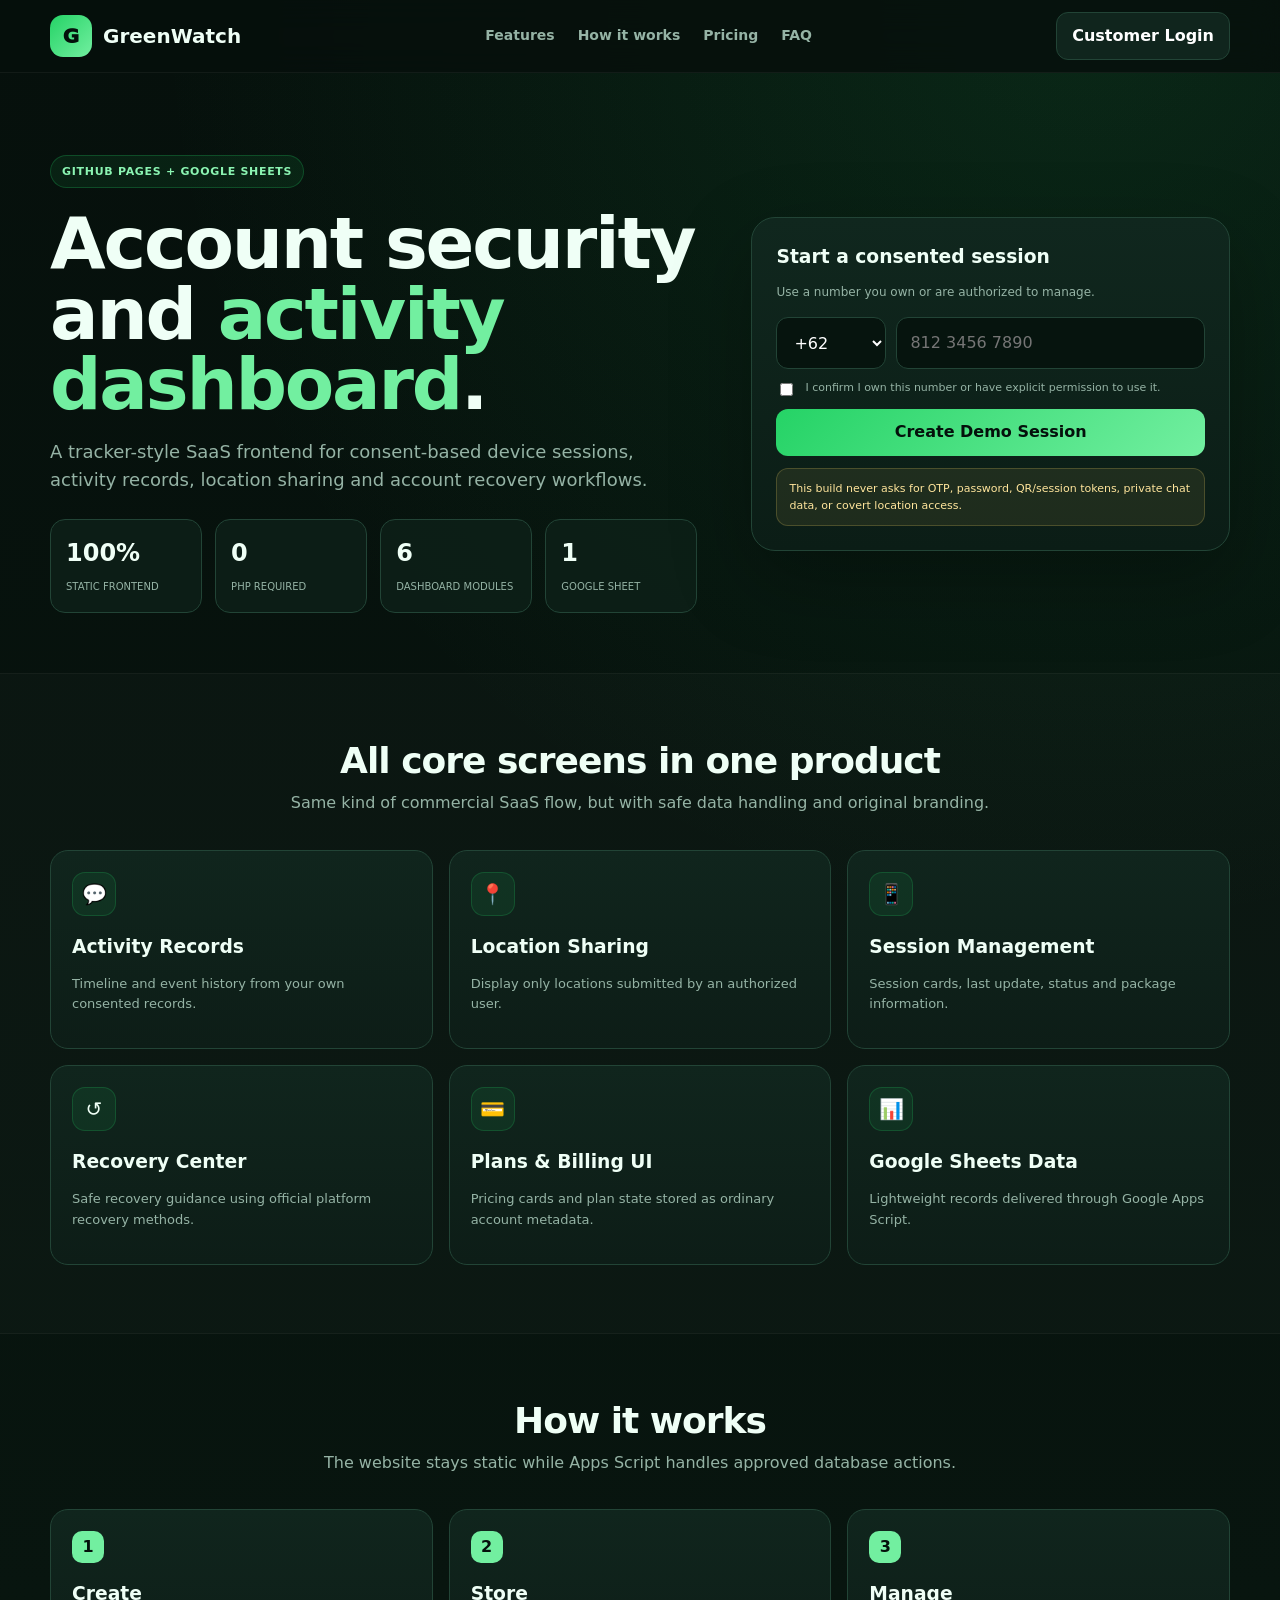
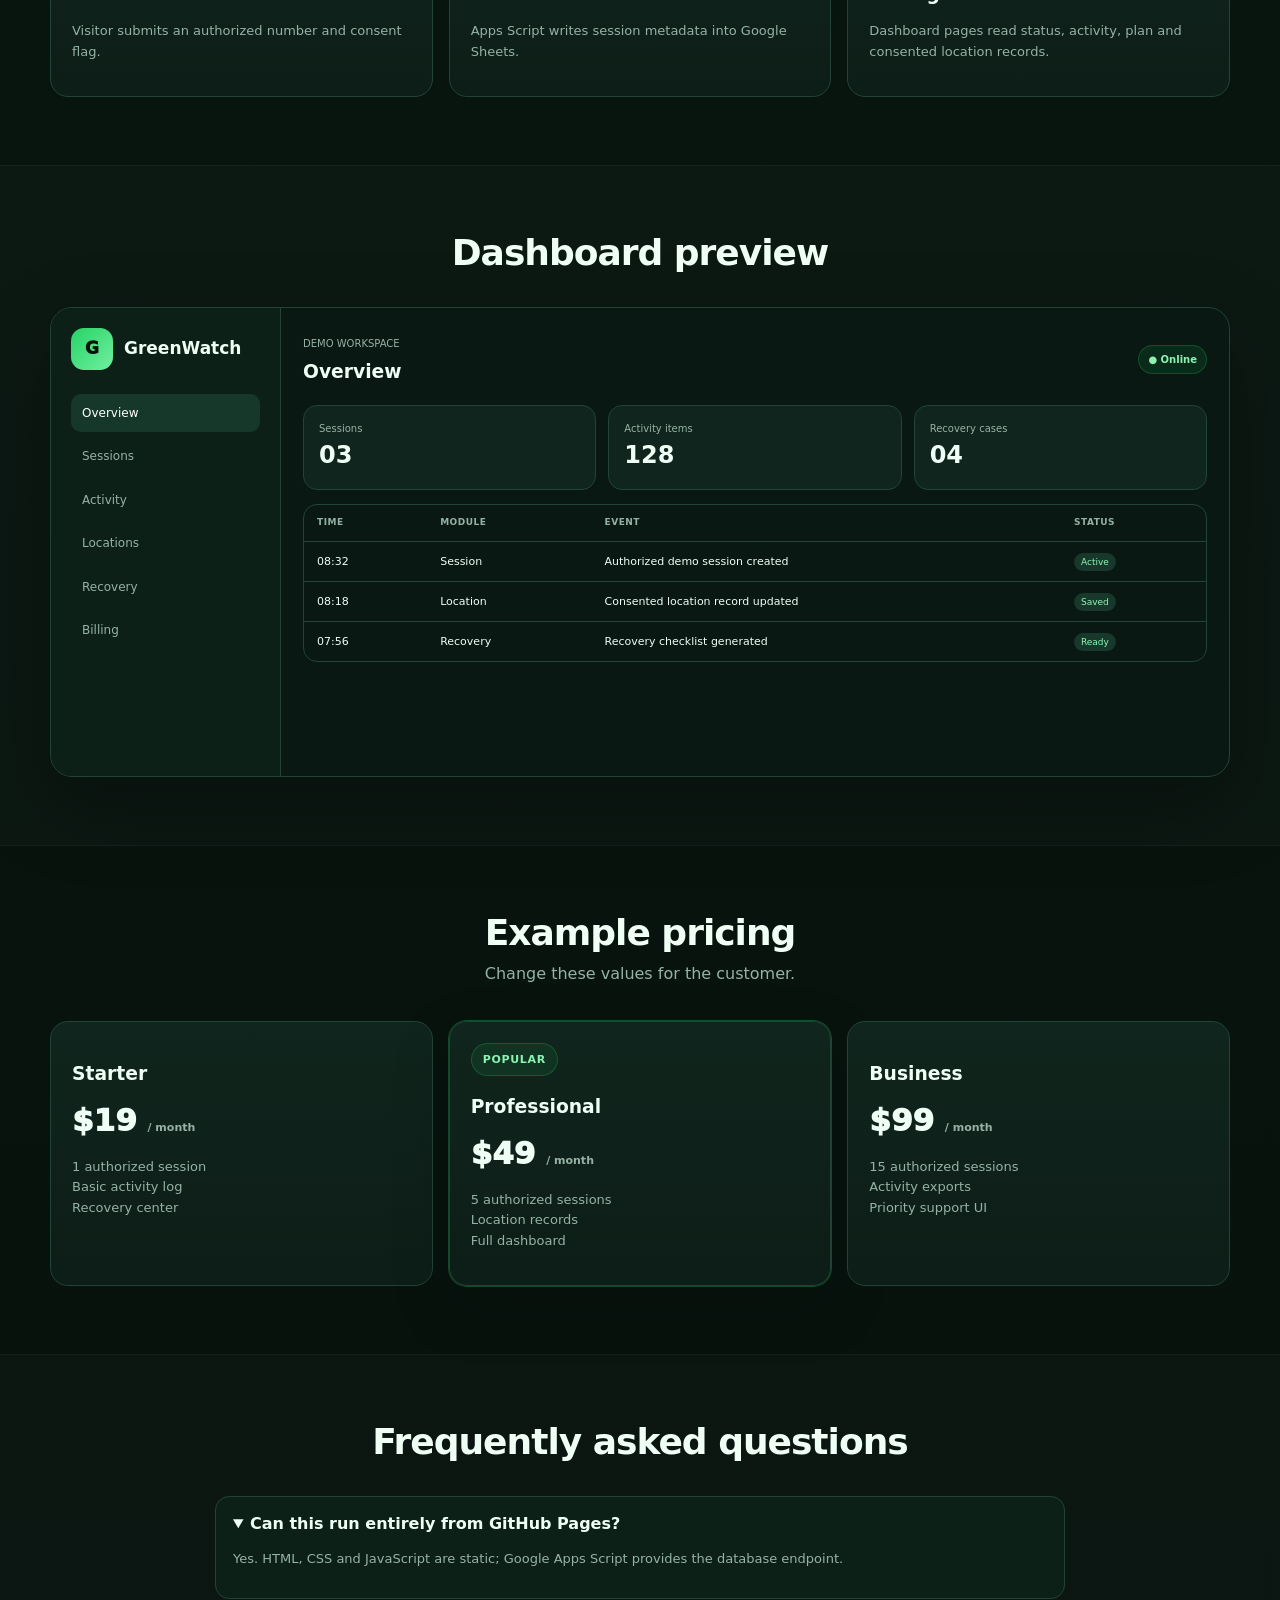
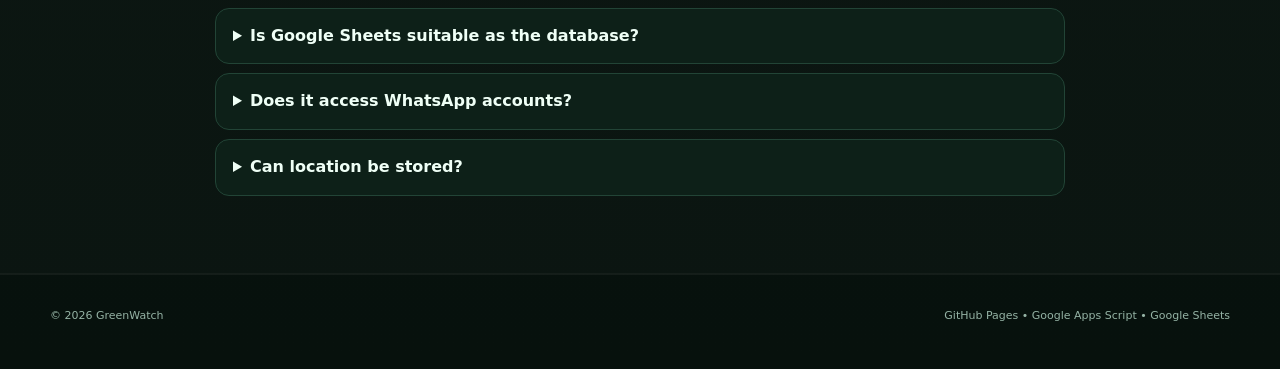
<file: greenwatch-final-ready/index.html>
<!doctype html><html lang="id"><head>
<meta charset="utf-8"><meta name="viewport" content="width=device-width,initial-scale=1">
<title>GreenWatch — Security Dashboard</title><link rel="stylesheet" href="css/style.css"></head><body>

<header><div class="container nav">
<a class="brand" href="index.html"><div class="brandmark">G</div>GreenWatch</a>
<nav class="navlinks">
<a href="index.html#features">Features</a><a href="index.html#how">How it works</a>
<a href="index.html#pricing">Pricing</a><a href="index.html#faq">FAQ</a>
</nav>
<a class="navbtn" href="customer-login.html">Customer Login</a>
</div></header>

<section class="hero"><div class="container hero-grid"><div>
<span class="kicker">GitHub Pages + Google Sheets</span>
<h1>Account security and <span>activity dashboard</span>.</h1>
<p class="lead">A tracker-style SaaS frontend for consent-based device sessions, activity records, location sharing and account recovery workflows.</p>
<div class="stats"><div class="stat"><b>100%</b><span>STATIC FRONTEND</span></div><div class="stat"><b>0</b><span>PHP REQUIRED</span></div><div class="stat"><b>6</b><span>DASHBOARD MODULES</span></div><div class="stat"><b>1</b><span>GOOGLE SHEET</span></div></div>
</div>
<div class="panel"><h3>Start a consented session</h3><p class="muted small">Use a number you own or are authorized to manage.</p>
<form id="sessionForm"><div class="field"><select id="country"><option>+62</option><option>+60</option><option>+65</option><option>+1</option></select><input id="phone" required inputmode="tel" placeholder="812 3456 7890"></div>
<label class="check"><input id="consent" type="checkbox" required><span>I confirm I own this number or have explicit permission to use it.</span></label>
<button class="btn block" type="submit">Create Demo Session</button></form>
<div class="notice">This build never asks for OTP, password, QR/session tokens, private chat data, or covert location access.</div>
</div></div></section>

<section id="features" class="section alt"><div class="container"><div class="section-title"><h2>All core screens in one product</h2><p>Same kind of commercial SaaS flow, but with safe data handling and original branding.</p></div>
<div class="grid3">
<div class="card"><div class="icon">💬</div><h3>Activity Records</h3><p>Timeline and event history from your own consented records.</p></div>
<div class="card"><div class="icon">📍</div><h3>Location Sharing</h3><p>Display only locations submitted by an authorized user.</p></div>
<div class="card"><div class="icon">📱</div><h3>Session Management</h3><p>Session cards, last update, status and package information.</p></div>
<div class="card"><div class="icon">↺</div><h3>Recovery Center</h3><p>Safe recovery guidance using official platform recovery methods.</p></div>
<div class="card"><div class="icon">💳</div><h3>Plans & Billing UI</h3><p>Pricing cards and plan state stored as ordinary account metadata.</p></div>
<div class="card"><div class="icon">📊</div><h3>Google Sheets Data</h3><p>Lightweight records delivered through Google Apps Script.</p></div>
</div></div></section>

<section id="how" class="section"><div class="container"><div class="section-title"><h2>How it works</h2><p>The website stays static while Apps Script handles approved database actions.</p></div>
<div class="grid3"><div class="card"><div class="stepnum">1</div><h3>Create</h3><p>Visitor submits an authorized number and consent flag.</p></div><div class="card"><div class="stepnum">2</div><h3>Store</h3><p>Apps Script writes session metadata into Google Sheets.</p></div><div class="card"><div class="stepnum">3</div><h3>Manage</h3><p>Dashboard pages read status, activity, plan and consented location records.</p></div></div>
</div></section>

<section class="section alt"><div class="container"><div class="section-title"><h2>Dashboard preview</h2></div>
<div class="preview"><aside class="pside"><div class="brand"><div class="brandmark">G</div>GreenWatch</div>
<div class="plink active">Overview</div><div class="plink">Sessions</div><div class="plink">Activity</div><div class="plink">Locations</div><div class="plink">Recovery</div><div class="plink">Billing</div>
</aside><div class="pcontent"><div class="toprow"><div><span class="muted tiny">DEMO WORKSPACE</span><h3 style="margin:3px 0">Overview</h3></div><span class="status">● Online</span></div>
<div class="metrics"><div class="metric"><span>Sessions</span><b>03</b></div><div class="metric"><span>Activity items</span><b>128</b></div><div class="metric"><span>Recovery cases</span><b>04</b></div></div>
<div class="tablebox"><table><thead><tr><th>Time</th><th>Module</th><th>Event</th><th>Status</th></tr></thead><tbody>
<tr><td>08:32</td><td>Session</td><td>Authorized demo session created</td><td><span class="tag">Active</span></td></tr>
<tr><td>08:18</td><td>Location</td><td>Consented location record updated</td><td><span class="tag">Saved</span></td></tr>
<tr><td>07:56</td><td>Recovery</td><td>Recovery checklist generated</td><td><span class="tag">Ready</span></td></tr>
</tbody></table></div></div></div></div></section>

<section id="pricing" class="section"><div class="container"><div class="section-title"><h2>Example pricing</h2><p>Change these values for the customer.</p></div><div class="grid3">
<div class="card"><h3>Starter</h3><div class="price">$19 <small>/ month</small></div><p>1 authorized session<br>Basic activity log<br>Recovery center</p></div>
<div class="card popular"><span class="kicker">Popular</span><h3>Professional</h3><div class="price">$49 <small>/ month</small></div><p>5 authorized sessions<br>Location records<br>Full dashboard</p></div>
<div class="card"><h3>Business</h3><div class="price">$99 <small>/ month</small></div><p>15 authorized sessions<br>Activity exports<br>Priority support UI</p></div>
</div></div></section>

<section id="faq" class="section alt"><div class="container"><div class="section-title"><h2>Frequently asked questions</h2></div><div class="faq">
<details open><summary>Can this run entirely from GitHub Pages?</summary><p>Yes. HTML, CSS and JavaScript are static; Google Apps Script provides the database endpoint.</p></details>
<details><summary>Is Google Sheets suitable as the database?</summary><p>For lightweight, non-sensitive records such as leads, consent flags, session status and plan metadata, yes.</p></details>
<details><summary>Does it access WhatsApp accounts?</summary><p>No. This build does not retrieve chats, OTPs, passwords, QR sessions, tokens or account secrets.</p></details>
<details><summary>Can location be stored?</summary><p>Only a location explicitly shared by an authorized user should be stored. The included API requires a consent flag.</p></details>
</div></div></section>
<footer><div class="container footer"><div>© 2026 GreenWatch</div><div>GitHub Pages • Google Apps Script • Google Sheets</div></div></footer>
<div id="toast" class="toast"><b id="toastTitle"></b><div id="toastText" class="small muted"></div></div>
<script src="js/config.js"></script><script src="js/site.js"></script></body></html>
</file>
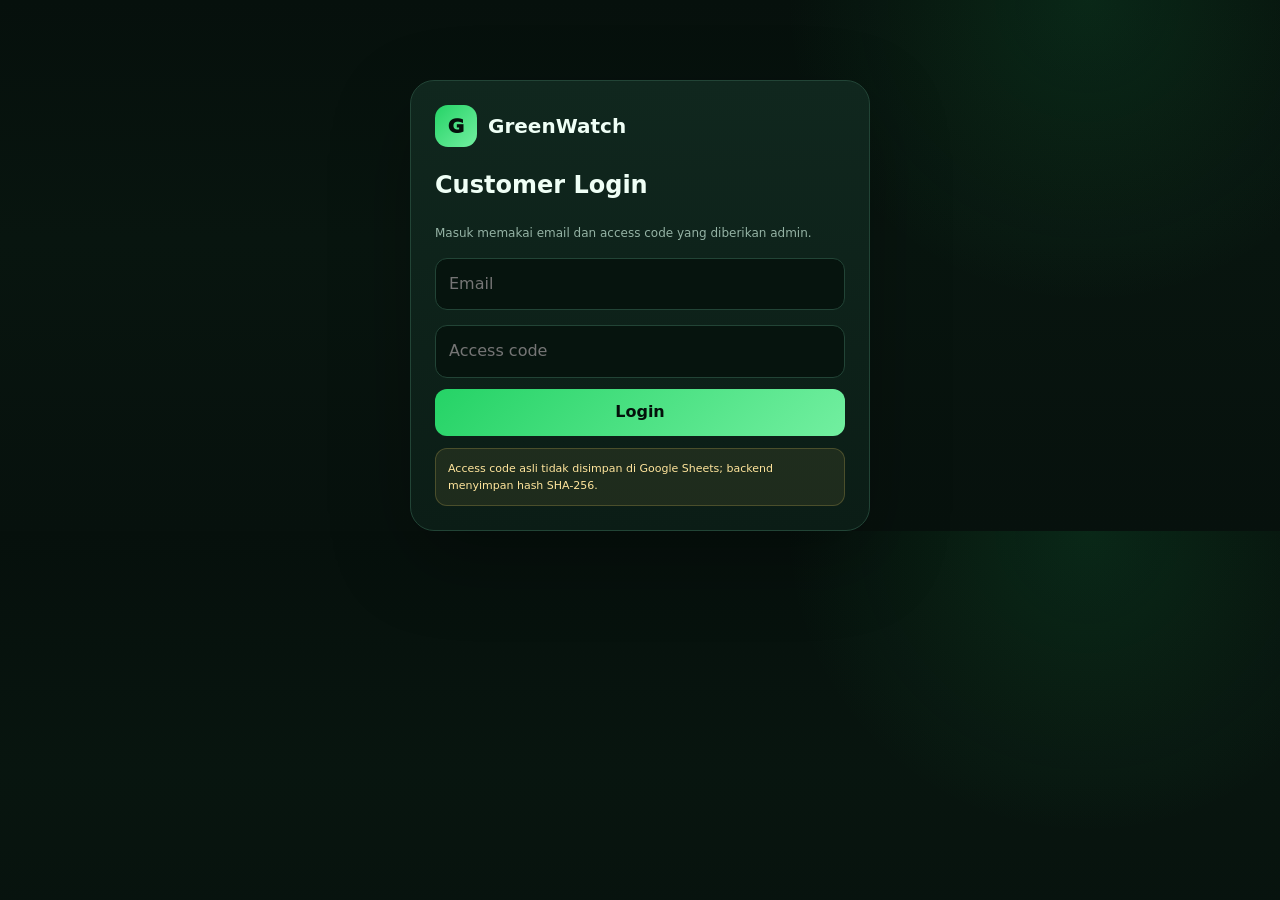
<file: greenwatch-final-ready/activity.html>
<!doctype html><html lang="id"><head><meta charset="utf-8"><meta name="viewport" content="width=device-width,initial-scale=1">
<title>Activity — GreenWatch</title><link rel="stylesheet" href="css/style.css"></head><body>
<header><div class="container nav">
<a class="brand" href="index.html"><div class="brandmark">G</div>GreenWatch</a>
<nav class="navlinks">
<a href="index.html#features">Features</a><a href="index.html#how">How it works</a>
<a href="index.html#pricing">Pricing</a><a href="index.html#faq">FAQ</a>
</nav>
<button class="navbtn" id="logoutBtn">Logout</button>
</div></header>

<div class="container appwrap"><div class="appgrid"><aside class="sidebar"><div class="brand"><div class="brandmark">G</div>GreenWatch</div><div class="menu"><a href="dashboard.html" class="">Overview</a><a href="sessions.html" class="">Sessions</a><a href="activity.html" class="active">Activity</a><a href="locations.html" class="">Locations</a><a href="recovery.html" class="">Recovery</a><a href="billing.html" class="">Billing</a><a href="profile.html" class="">Profile</a></div></aside>
<main class="content">
<div class="toprow"><div><span class="muted tiny">EVENT HISTORY</span><h2 style="margin:3px 0">Activity</h2></div><span class="status">Non-sensitive records</span></div>
<div class="toolbar"><input id="activitySearch" placeholder="Search activity"><button class="btn" id="activityRefresh">Refresh</button></div>
<div class="tablebox"><table><thead><tr><th>Time</th><th>Session</th><th>Category</th><th>Event</th></tr></thead><tbody id="activityRows"><tr><td colspan="4">Loading...</td></tr></tbody></table></div>
</main></div></div>
<script src="js/config.js"></script><script src="js/app.js"></script></body></html>
</file>
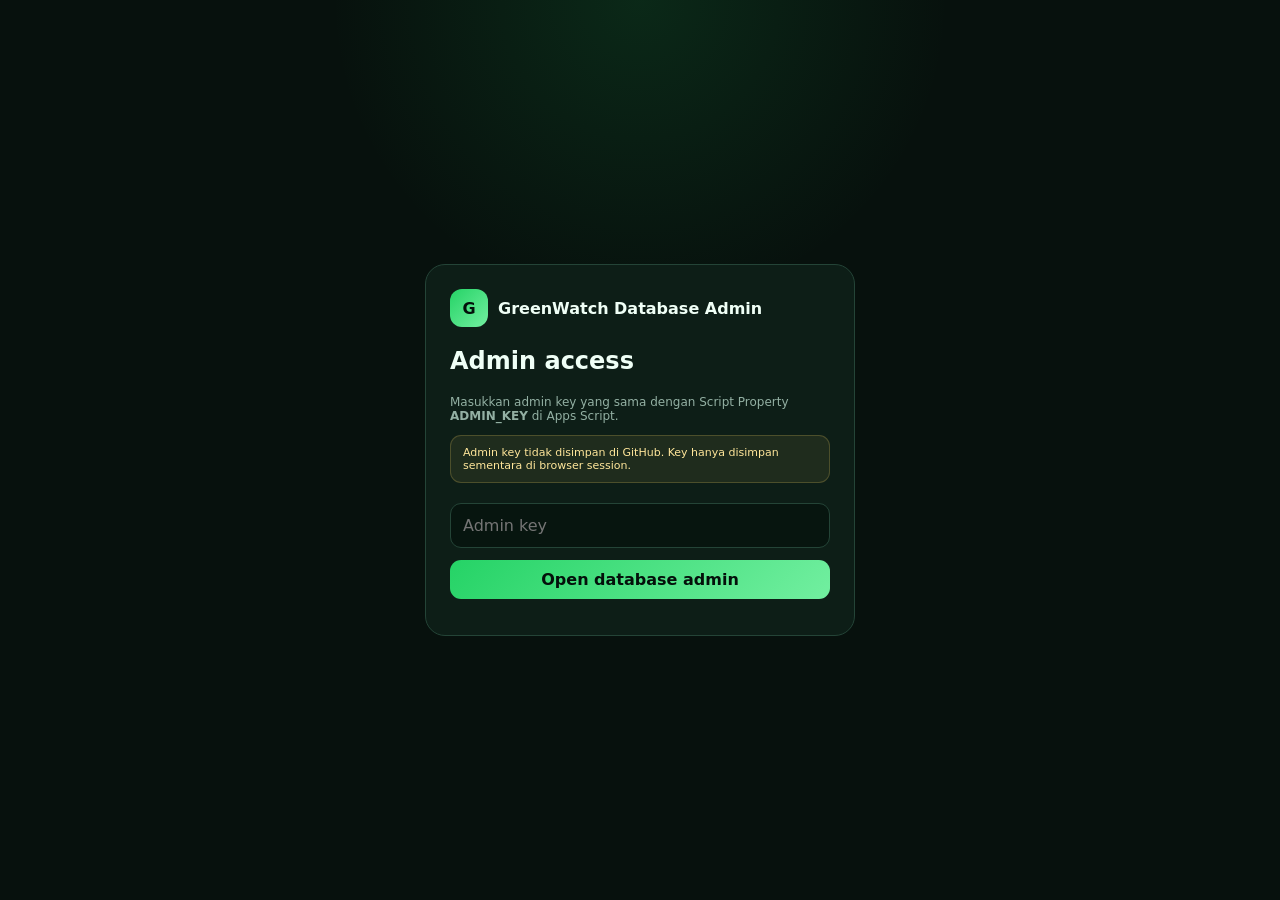
<file: greenwatch-final-ready/admin-login.html>
<!doctype html><html lang="id"><head>
<meta charset="utf-8"><meta name="viewport" content="width=device-width,initial-scale=1">
<title>Admin Login — GreenWatch</title><link rel="stylesheet" href="css/admin.css"></head>
<body class="login"><div class="loginbox"><div class="brand"><div class="logo">G</div>GreenWatch Database Admin</div>
<h2>Admin access</h2><p class="muted small">Masukkan admin key yang sama dengan Script Property <b>ADMIN_KEY</b> di Apps Script.</p>
<div class="notice">Admin key tidak disimpan di GitHub. Key hanya disimpan sementara di browser session.</div>
<form id="loginForm"><input id="adminKey" type="password" placeholder="Admin key" required><button class="btn" type="submit">Open database admin</button></form>
<p id="error" class="error small"></p></div>
<script src="js/config.js"></script><script src="js/login.js"></script></body></html>
</file>
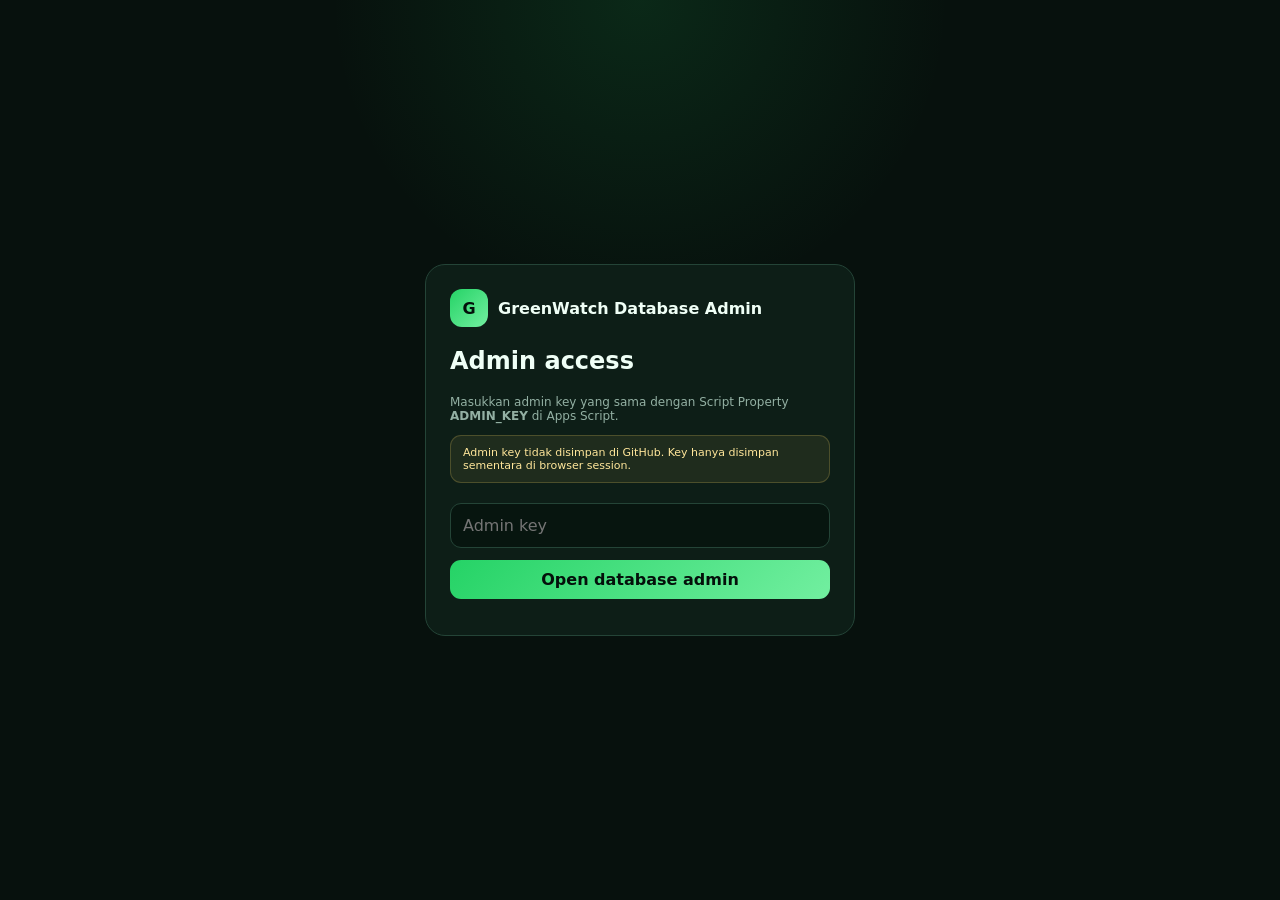
<file: greenwatch-final-ready/admin.html>
<!doctype html><html lang="id"><head>
<meta charset="utf-8"><meta name="viewport" content="width=device-width,initial-scale=1">
<title>Database Admin — GreenWatch</title><link rel="stylesheet" href="css/admin.css"></head>
<body>
<header><div class="container nav"><div class="brand"><div class="logo">G</div>GreenWatch Database Admin</div>
<div><button class="btn secondary small" id="logoutBtn">Logout</button></div></div></header>
<div class="container layout">
<aside class="sidebar"><h3>Tables</h3><div id="tableList"></div></aside>
<main class="main">
<section class="panel">
<div class="top"><div><span class="muted small">GOOGLE SHEETS DATABASE</span><h1 id="tableTitle">Select table</h1><div class="statusbar"><span class="dot"></span><span id="statusText" class="small muted">Ready</span></div></div>
<div><button id="createCustomerBtn" class="btn secondary">+ Create Customer</button> <button id="addBtn" class="btn">+ Add record</button></div></div>
<div class="stats"><div class="stat"><span>TABLE</span><b id="statTable">—</b></div><div class="stat"><span>ROWS</span><b id="statRows">0</b></div><div class="stat"><span>COLUMNS</span><b id="statCols">0</b></div><div class="stat"><span>MODE</span><b style="font-size:16px">CRUD</b></div></div>
<div class="toolbar"><input id="search" placeholder="Search current table"><button id="refreshBtn" class="btn secondary">Refresh</button></div>
<div class="table-wrap"><table><thead id="thead"></thead><tbody id="tbody"><tr><td class="muted">Choose a table.</td></tr></tbody></table></div>
</section>
</main>
</div>

<div id="recordModal" class="modal-backdrop"><div class="modal">
<h2 id="modalTitle">Add record</h2><form id="recordForm"><div id="recordFields" class="form-grid"></div>
<div class="modal-actions"><button type="button" class="btn secondary" id="cancelModal">Cancel</button><button type="submit" class="btn">Save</button></div></form>
</div></div>

<div id="customerModal" class="modal-backdrop"><div class="modal"><h2>Create Customer</h2><form id="customerForm"><div class="form-grid"><div class="form-group"><label>Name</label><input name="name" required></div><div class="form-group"><label>Email</label><input name="email" type="email" required></div><div class="form-group"><label>Phone</label><input name="phone"></div><div class="form-group"><label>Access code</label><input name="access_code" minlength="8" required></div><div class="form-group"><label>Plan</label><select name="plan_id"><option value="P-STARTER">Starter</option><option value="P-PRO">Professional</option><option value="P-BIZ">Business</option></select></div></div><div class="modal-actions"><button type="button" id="cancelCustomer" class="btn secondary">Cancel</button><button type="submit" class="btn">Create</button></div></form></div></div><script src="js/config.js"></script><script src="js/admin.js"></script>
</body></html>
</file>
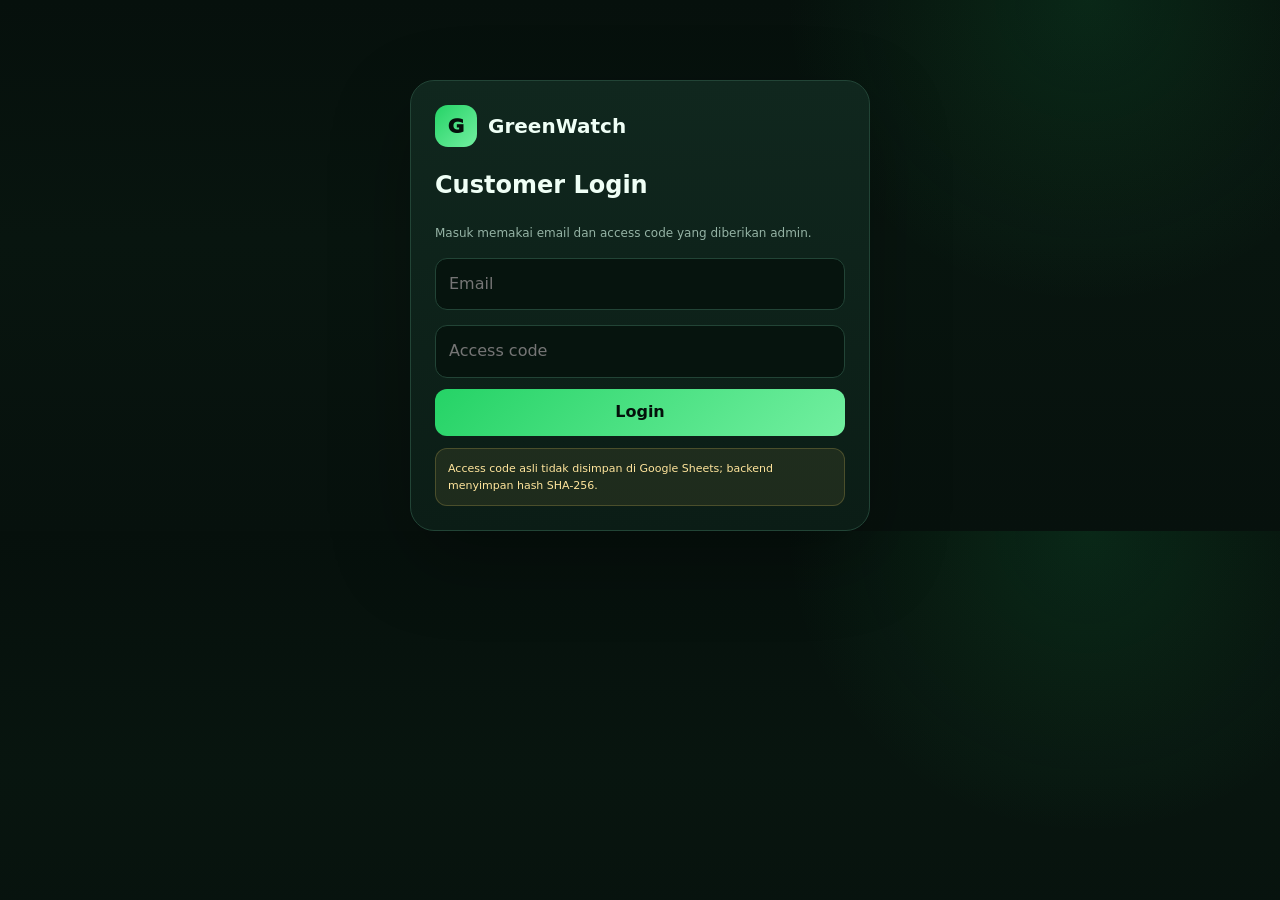
<file: greenwatch-final-ready/billing.html>
<!doctype html><html lang="id"><head><meta charset="utf-8"><meta name="viewport" content="width=device-width,initial-scale=1">
<title>Billing — GreenWatch</title><link rel="stylesheet" href="css/style.css"></head><body>
<header><div class="container nav">
<a class="brand" href="index.html"><div class="brandmark">G</div>GreenWatch</a>
<nav class="navlinks">
<a href="index.html#features">Features</a><a href="index.html#how">How it works</a>
<a href="index.html#pricing">Pricing</a><a href="index.html#faq">FAQ</a>
</nav>
<button class="navbtn" id="logoutBtn">Logout</button>
</div></header>

<div class="container appwrap"><div class="appgrid"><aside class="sidebar"><div class="brand"><div class="brandmark">G</div>GreenWatch</div><div class="menu"><a href="dashboard.html" class="">Overview</a><a href="sessions.html" class="">Sessions</a><a href="activity.html" class="">Activity</a><a href="locations.html" class="">Locations</a><a href="recovery.html" class="">Recovery</a><a href="billing.html" class="active">Billing</a><a href="profile.html" class="">Profile</a></div></aside>
<main class="content">
<div class="toprow"><div><span class="muted tiny">PLAN MANAGEMENT</span><h2 style="margin:3px 0">Billing</h2></div><span class="status">UI demo</span></div>
<div class="grid3" style="margin-top:16px">
<div class="card"><h3>Starter</h3><div class="price">$19 <small>/ month</small></div><p>1 authorized session<br>Basic activity</p></div>
<div class="card popular"><h3>Professional</h3><div class="price">$49 <small>/ month</small></div><p>5 authorized sessions<br>Location records</p></div>
<div class="card"><h3>Business</h3><div class="price">$99 <small>/ month</small></div><p>15 authorized sessions<br>Exports and reports</p></div></div>
<div class="card" style="margin-top:16px"><h3>Current plan records</h3><div class="tablebox"><table><thead><tr><th>Session</th><th>Plan</th><th>Status</th><th>Updated</th></tr></thead><tbody id="billingRows"><tr><td colspan="4">Loading...</td></tr></tbody></table></div></div>
</main></div></div>
<script src="js/config.js"></script><script src="js/app.js"></script></body></html>
</file>
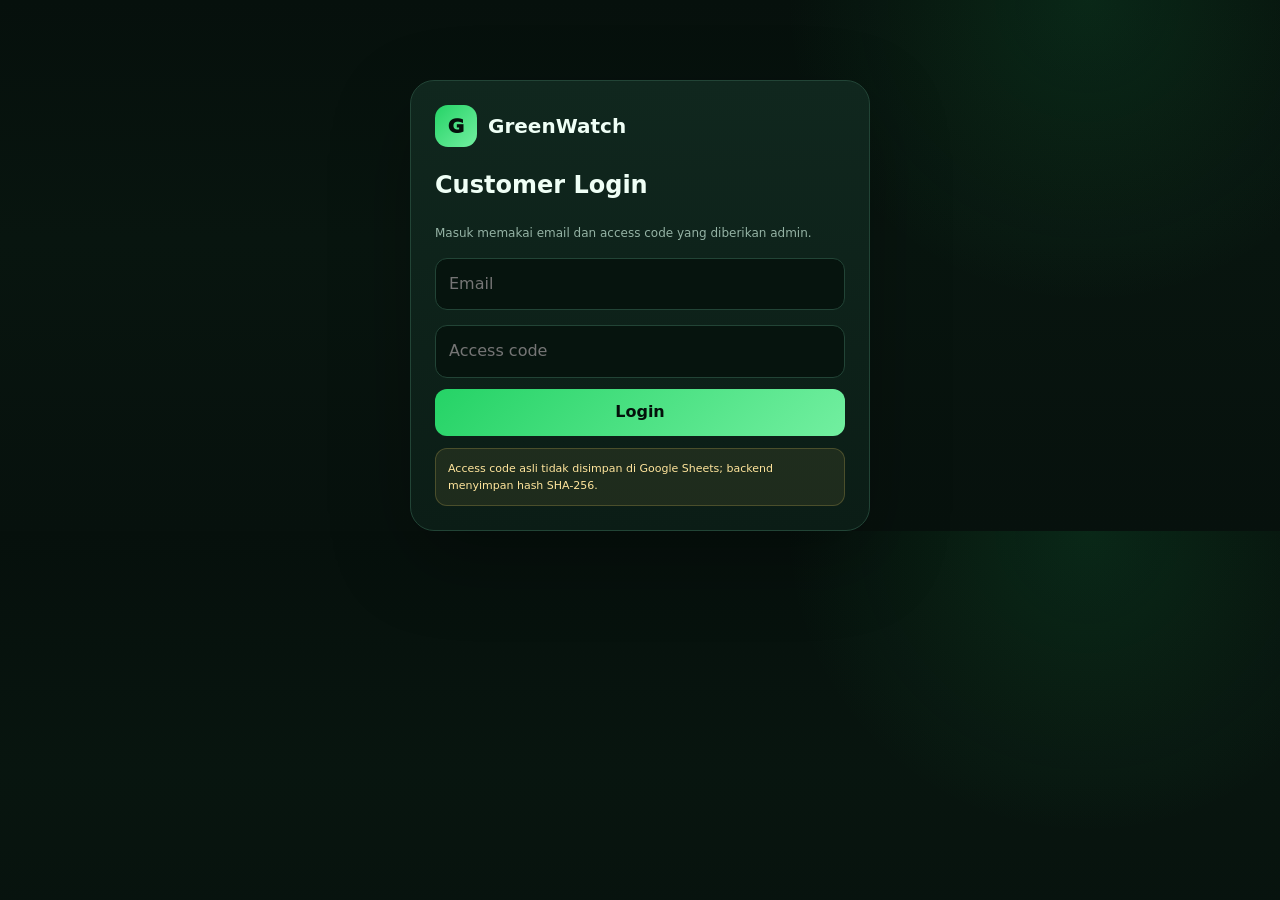
<file: greenwatch-final-ready/customer-login.html>
<!doctype html><html lang="id"><head><meta charset="utf-8"><meta name="viewport" content="width=device-width,initial-scale=1"><title>Customer Login — GreenWatch</title><link rel="stylesheet" href="css/style.css"></head><body><div class="container" style="max-width:460px;padding-top:80px"><div class="panel"><div class="brand"><div class="brandmark">G</div>GreenWatch</div><h2>Customer Login</h2><p class="muted small">Masuk memakai email dan access code yang diberikan admin.</p><form id="customerLoginForm"><div class="field" style="display:block"><input id="loginEmail" type="email" placeholder="Email" required style="width:100%"></div><div class="field" style="display:block"><input id="loginCode" type="password" placeholder="Access code" required style="width:100%"></div><button class="btn block" type="submit">Login</button></form><p id="loginMsg" class="danger small"></p><div class="notice">Access code asli tidak disimpan di Google Sheets; backend menyimpan hash SHA-256.</div></div></div><script src="js/config.js"></script><script src="js/customer-login.js"></script></body></html>
</file>
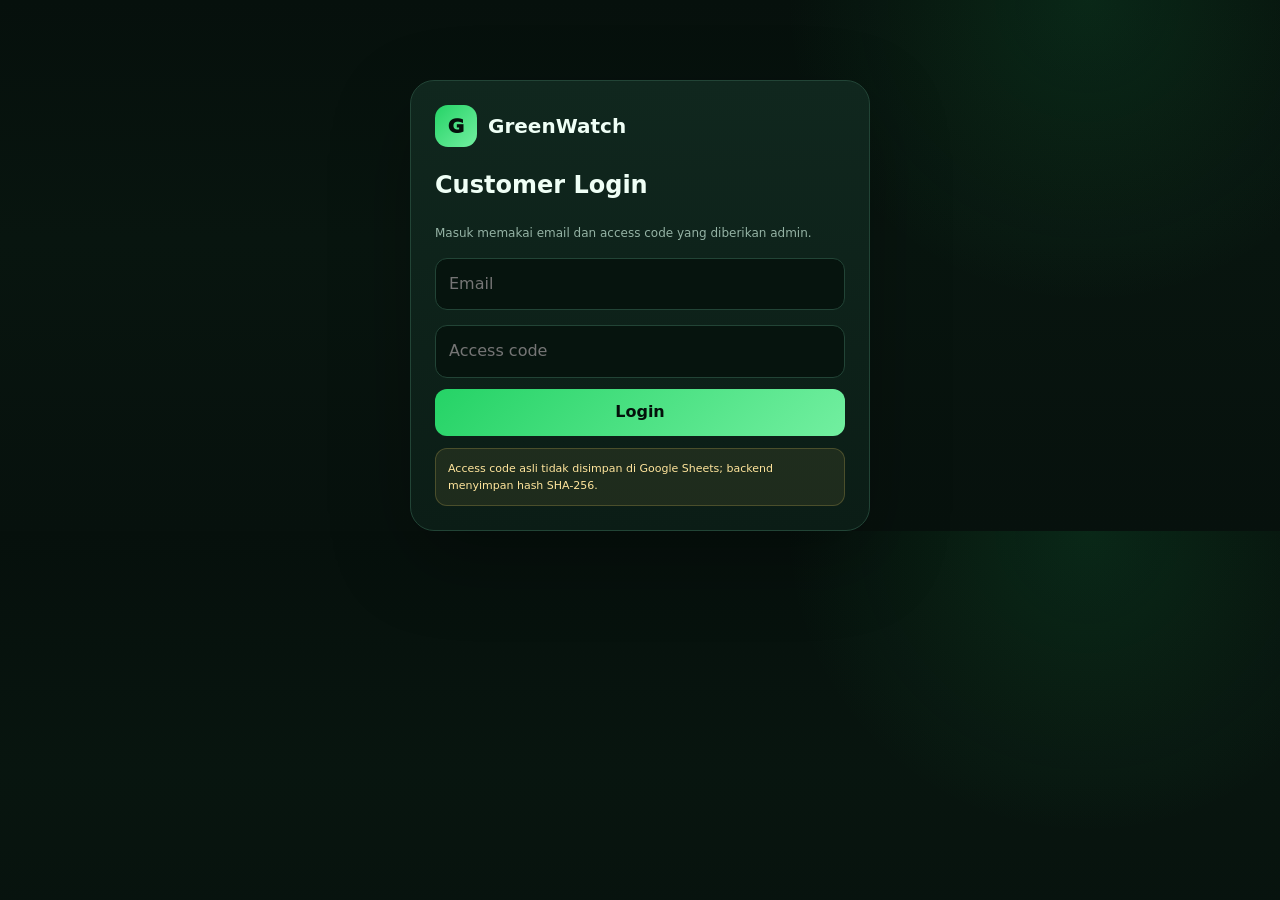
<file: greenwatch-final-ready/locations.html>
<!doctype html><html lang="id"><head><meta charset="utf-8"><meta name="viewport" content="width=device-width,initial-scale=1">
<title>Locations — GreenWatch</title><link rel="stylesheet" href="css/style.css"></head><body>
<header><div class="container nav">
<a class="brand" href="index.html"><div class="brandmark">G</div>GreenWatch</a>
<nav class="navlinks">
<a href="index.html#features">Features</a><a href="index.html#how">How it works</a>
<a href="index.html#pricing">Pricing</a><a href="index.html#faq">FAQ</a>
</nav>
<button class="navbtn" id="logoutBtn">Logout</button>
</div></header>

<div class="container appwrap"><div class="appgrid"><aside class="sidebar"><div class="brand"><div class="brandmark">G</div>GreenWatch</div><div class="menu"><a href="dashboard.html" class="">Overview</a><a href="sessions.html" class="">Sessions</a><a href="activity.html" class="">Activity</a><a href="locations.html" class="active">Locations</a><a href="recovery.html" class="">Recovery</a><a href="billing.html" class="">Billing</a><a href="profile.html" class="">Profile</a></div></aside>
<main class="content">
<div class="toprow"><div><span class="muted tiny">CONSENTED LOCATION RECORDS</span><h2 style="margin:3px 0">Locations</h2></div><span class="status">Permission required</span></div>
<div class="grid3" style="grid-template-columns:1.4fr .6fr;margin-top:16px">
<div class="mapmock"><div class="pin"></div></div>
<div class="card"><h3>Location demo</h3><p>Map is visual-only. A location can be added to Sheets only when the user explicitly shares it.</p>
<form id="locationForm"><div class="field" style="display:block"><input id="locSession" style="width:100%" placeholder="Session ID" required></div>
<div class="field" style="display:block"><input id="locLabel" style="width:100%" placeholder="Label e.g. My Device" required></div>
<div class="field"><input id="locLat" placeholder="Latitude" required><input id="locLng" placeholder="Longitude" required></div>
<label class="check"><input id="locConsent" type="checkbox" required><span>I confirm this location was shared with permission.</span></label>
<button class="btn block" type="submit">Save location</button></form></div></div>
<div class="tablebox"><table><thead><tr><th>Session</th><th>Label</th><th>Latitude</th><th>Longitude</th><th>Time</th></tr></thead><tbody id="locationRows"><tr><td colspan="5">Loading...</td></tr></tbody></table></div>
</main></div></div>
<script src="js/config.js"></script><script src="js/app.js"></script></body></html>
</file>
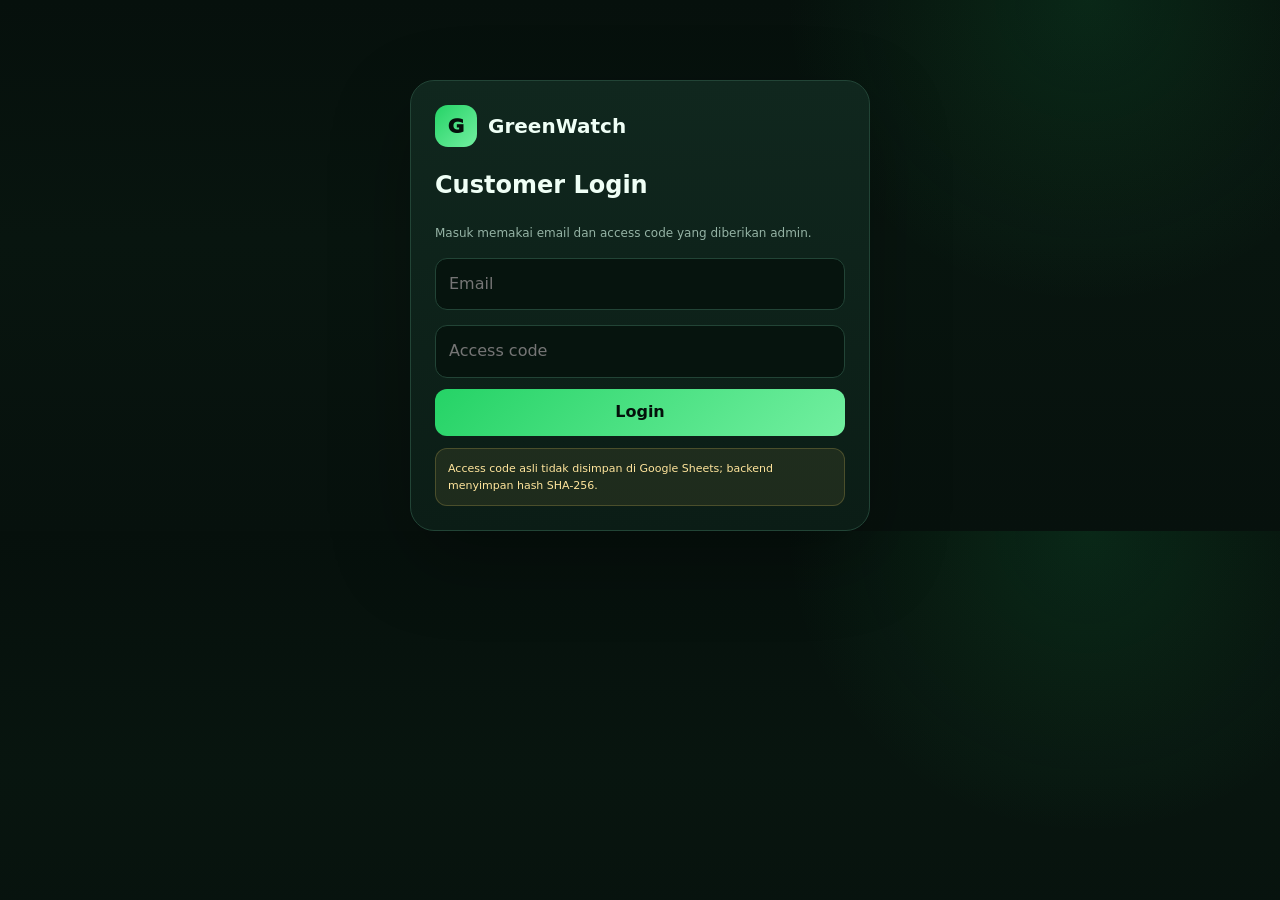
<file: greenwatch-final-ready/profile.html>
<!doctype html><html lang="id"><head><meta charset="utf-8"><meta name="viewport" content="width=device-width,initial-scale=1">
<title>Profile — GreenWatch</title><link rel="stylesheet" href="css/style.css"></head><body>
<header><div class="container nav">
<a class="brand" href="index.html"><div class="brandmark">G</div>GreenWatch</a>
<nav class="navlinks">
<a href="index.html#features">Features</a><a href="index.html#how">How it works</a>
<a href="index.html#pricing">Pricing</a><a href="index.html#faq">FAQ</a>
</nav>
<button class="navbtn" id="logoutBtn">Logout</button>
</div></header>

<div class="container appwrap"><div class="appgrid"><aside class="sidebar"><div class="brand"><div class="brandmark">G</div>GreenWatch</div><div class="menu"><a href="dashboard.html" class="">Overview</a><a href="sessions.html" class="">Sessions</a><a href="activity.html" class="">Activity</a><a href="locations.html" class="">Locations</a><a href="recovery.html" class="">Recovery</a><a href="billing.html" class="">Billing</a><a href="profile.html" class="active">Profile</a></div></aside>
<main class="content"><div class="toprow"><div><span class="muted tiny">CUSTOMER ACCOUNT</span><h2 style="margin:3px 0">Profile</h2></div><span class="status">● Authenticated</span></div><div class="grid3" style="grid-template-columns:1fr 1fr;margin-top:16px"><div class="card"><h3>Identity</h3><p><b>Name</b><br><span id="pName" class="muted"></span></p><p><b>Email</b><br><span id="pEmail" class="muted"></span></p><p><b>Phone</b><br><span id="pPhone" class="muted"></span></p></div><div class="card"><h3>Account</h3><p><b>User ID</b><br><span id="pId" class="muted"></span></p><p><b>Role</b><br><span id="pRole" class="muted"></span></p><p><b>Status</b><br><span id="pStatus" class="muted"></span></p></div></div></main></div></div>
<script src="js/config.js"></script><script src="js/app.js"></script></body></html>
</file>
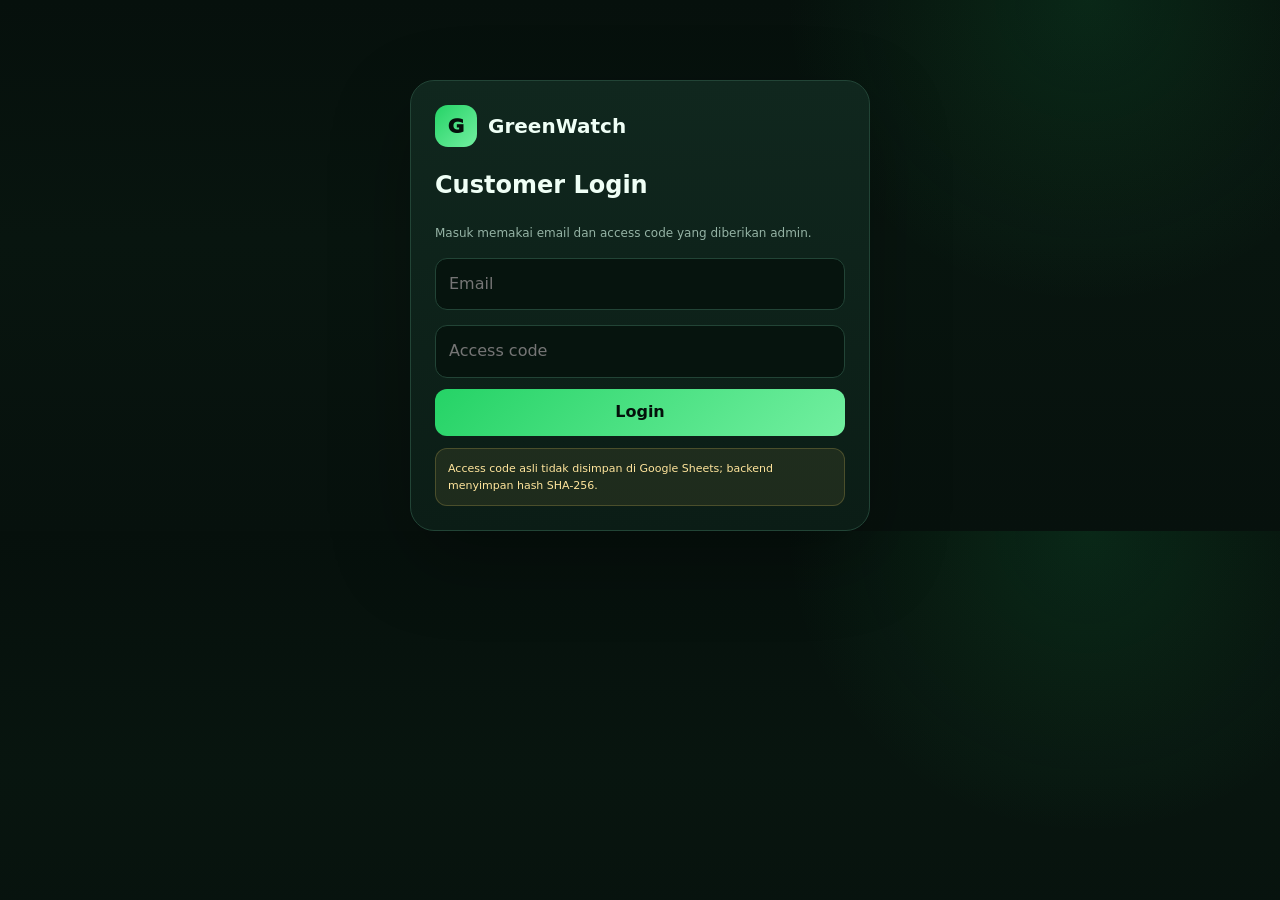
<file: greenwatch-final-ready/recovery.html>
<!doctype html><html lang="id"><head><meta charset="utf-8"><meta name="viewport" content="width=device-width,initial-scale=1">
<title>Recovery — GreenWatch</title><link rel="stylesheet" href="css/style.css"></head><body>
<header><div class="container nav">
<a class="brand" href="index.html"><div class="brandmark">G</div>GreenWatch</a>
<nav class="navlinks">
<a href="index.html#features">Features</a><a href="index.html#how">How it works</a>
<a href="index.html#pricing">Pricing</a><a href="index.html#faq">FAQ</a>
</nav>
<button class="navbtn" id="logoutBtn">Logout</button>
</div></header>

<div class="container appwrap"><div class="appgrid"><aside class="sidebar"><div class="brand"><div class="brandmark">G</div>GreenWatch</div><div class="menu"><a href="dashboard.html" class="">Overview</a><a href="sessions.html" class="">Sessions</a><a href="activity.html" class="">Activity</a><a href="locations.html" class="">Locations</a><a href="recovery.html" class="active">Recovery</a><a href="billing.html" class="">Billing</a><a href="profile.html" class="">Profile</a></div></aside>
<main class="content">
<div class="toprow"><div><span class="muted tiny">RECOVERY CENTER</span><h2 style="margin:3px 0">Account Recovery</h2></div><span class="status">Official methods only</span></div>
<div class="grid3" style="margin-top:16px">
<div class="card"><div class="stepnum">1</div><h3>Verify ownership</h3><p>Use the official platform's recovery flow on a device you control.</p></div>
<div class="card"><div class="stepnum">2</div><h3>Secure sessions</h3><p>Review connected devices and remove anything you do not recognize.</p></div>
<div class="card"><div class="stepnum">3</div><h3>Enable protection</h3><p>Turn on two-step verification and update recovery details.</p></div>
</div>
<div class="card" style="margin-top:16px"><h3>Create recovery case</h3><form id="recoveryForm">
<div class="field"><input id="recSession" placeholder="Session ID" required><select id="recState"><option>Open</option><option>In Review</option><option>Resolved</option></select></div>
<div class="field" style="display:block"><input id="recNote" style="width:100%" placeholder="Non-sensitive case note" required></div>
<button class="btn" type="submit">Save case</button></form></div>
</main></div></div>
<script src="js/config.js"></script><script src="js/app.js"></script></body></html>
</file>
<file: greenwatch-final-ready/css/style.css>
:root{
  --bg:#07110d;--bg-soft:#0b1812;--panel:#0f221a;--panel-2:#142c22;--line:#224436;
  --text:#effff6;--muted:#95b3a5;--green:#25d366;--green-2:#72efa0;--yellow:#ffd56a;
  --danger:#ff7f8a;--shadow:0 28px 80px rgba(0,0,0,.28);--r:18px
}
*{box-sizing:border-box}html{scroll-behavior:smooth}
body{margin:0;background:
 radial-gradient(circle at 85% 0%,rgba(37,211,102,.12),transparent 25%),
 linear-gradient(180deg,#06100c,#08150f 45%,#07110d);color:var(--text);
 font-family:Inter,ui-sans-serif,system-ui,-apple-system,BlinkMacSystemFont,"Segoe UI",sans-serif;line-height:1.55}
a{text-decoration:none;color:inherit}button,input,select{font:inherit}.container{width:min(1180px,calc(100% - 34px));margin:auto}
header{position:sticky;top:0;z-index:50;background:rgba(6,16,12,.86);backdrop-filter:blur(16px);border-bottom:1px solid rgba(255,255,255,.05)}
.nav{height:72px;display:flex;align-items:center;justify-content:space-between;gap:18px}
.brand{display:flex;align-items:center;gap:11px;font-weight:900;font-size:20px}.brandmark{width:42px;height:42px;border-radius:13px;
 display:grid;place-items:center;background:linear-gradient(135deg,var(--green),var(--green-2));color:#04100b;font-weight:950}
.navlinks{display:flex;gap:23px;color:var(--muted);font-size:14px;font-weight:650}.navlinks a:hover{color:#fff}
.navbtn,.btn{border:0;border-radius:12px;padding:11px 15px;font-weight:900;cursor:pointer}
.navbtn{background:#10251d;color:#fff;border:1px solid var(--line)}.btn{background:linear-gradient(135deg,var(--green),var(--green-2));color:#04100b}
.btn.secondary{background:#10251d;color:#fff;border:1px solid var(--line)}.btn.block{width:100%}
.hero{padding:82px 0 60px}.hero-grid{display:grid;grid-template-columns:1.15fr .85fr;gap:54px;align-items:center}
.kicker{display:inline-flex;gap:8px;align-items:center;padding:7px 11px;border-radius:999px;background:rgba(37,211,102,.09);
 border:1px solid rgba(37,211,102,.24);color:#8bf4b2;font-size:11px;font-weight:900;text-transform:uppercase;letter-spacing:.7px}
h1{font-size:clamp(44px,6vw,72px);line-height:.98;letter-spacing:-2.2px;margin:20px 0 18px}h1 span{color:var(--green-2)}
.lead{font-size:18px;color:var(--muted);max-width:700px}
.panel{background:linear-gradient(180deg,#10271e,#0b1d16);border:1px solid var(--line);border-radius:24px;padding:24px;box-shadow:var(--shadow)}
.panel h3{margin:0 0 4px}.muted{color:var(--muted)}.small{font-size:12px}.tiny{font-size:10px}
.field{display:flex;gap:10px;margin:15px 0 11px}.field input,.field select{
 background:#06140e;border:1px solid var(--line);color:#fff;border-radius:12px;padding:13px;outline:none}
.field input:focus,.field select:focus{border-color:var(--green)}.field select{width:110px}.field input{flex:1;min-width:0}
.check{display:flex;gap:9px;align-items:flex-start;color:var(--muted);font-size:11px;line-height:1.5;margin:10px 0}.check input{margin-top:3px}
.notice{margin-top:12px;padding:11px 12px;border-radius:12px;background:rgba(255,213,106,.08);
 border:1px solid rgba(255,213,106,.2);color:#ffe59c;font-size:11px}
.stats{display:grid;grid-template-columns:repeat(4,1fr);gap:13px;margin-top:26px}.stat{padding:15px;border-radius:15px;background:rgba(15,34,26,.72);border:1px solid var(--line)}
.stat b{display:block;font-size:24px}.stat span{color:var(--muted);font-size:10px}
.section{padding:68px 0}.section.alt{background:rgba(255,255,255,.016);border-top:1px solid rgba(255,255,255,.04);border-bottom:1px solid rgba(255,255,255,.04)}
.section-title{text-align:center;max-width:760px;margin:0 auto 34px}.section-title h2{font-size:36px;line-height:1.08;margin:0 0 10px;letter-spacing:-1px}.section-title p{color:var(--muted);margin:0}
.grid3{display:grid;grid-template-columns:repeat(3,1fr);gap:16px}.card{padding:21px;background:linear-gradient(180deg,#10251d,#0d1d17);border:1px solid var(--line);border-radius:18px}
.icon{width:44px;height:44px;border-radius:13px;display:grid;place-items:center;background:rgba(37,211,102,.09);border:1px solid rgba(37,211,102,.2);font-size:20px}
.card h3{margin:16px 0 8px}.card p{color:var(--muted);font-size:13px}.stepnum{width:32px;height:32px;border-radius:10px;background:var(--green-2);color:#04100b;display:grid;place-items:center;font-weight:900}
.preview{display:grid;grid-template-columns:230px 1fr;min-height:470px;border:1px solid var(--line);border-radius:22px;overflow:hidden;background:#091812;box-shadow:var(--shadow)}
.pside{padding:20px;background:#0c2018;border-right:1px solid var(--line)}.pside .brand{font-size:17px;margin-bottom:24px}.plink{padding:10px 11px;border-radius:10px;color:var(--muted);font-size:12px;margin:5px 0}
.plink.active{background:#16382a;color:#fff}.pcontent{padding:22px}.toprow{display:flex;justify-content:space-between;align-items:center;gap:12px}.status{padding:6px 9px;border-radius:999px;background:rgba(37,211,102,.1);border:1px solid rgba(37,211,102,.22);color:#8bf2b0;font-size:10px;font-weight:900}
.metrics{display:grid;grid-template-columns:repeat(3,1fr);gap:12px;margin-top:16px}.metric{padding:15px;background:#10251d;border:1px solid var(--line);border-radius:14px}.metric span{display:block;color:var(--muted);font-size:10px}.metric b{font-size:24px}
.tablebox{overflow:auto;border:1px solid var(--line);border-radius:14px;margin-top:14px}table{width:100%;border-collapse:collapse;min-width:680px}th,td{padding:11px 13px;border-bottom:1px solid var(--line);text-align:left;font-size:11px}th{color:var(--muted);font-size:9px;text-transform:uppercase;letter-spacing:.5px}tr:last-child td{border-bottom:0}
.price{font-size:31px;font-weight:950}.price small{font-size:11px;color:var(--muted);font-weight:600}.popular{box-shadow:0 0 0 1px rgba(37,211,102,.3),0 22px 60px rgba(0,0,0,.18)}
.faq{max-width:850px;margin:auto}.faq details{background:#0d2018;border:1px solid var(--line);border-radius:14px;padding:15px 17px;margin:9px 0}.faq summary{cursor:pointer;font-weight:850}.faq p{color:var(--muted);font-size:13px}
footer{padding:32px 0 45px;border-top:1px solid rgba(255,255,255,.05);color:var(--muted);font-size:11px}.footer{display:flex;justify-content:space-between;gap:18px;flex-wrap:wrap}
.toast{position:fixed;right:18px;bottom:18px;max-width:380px;background:#10291f;border:1px solid var(--line);border-radius:14px;padding:14px 16px;box-shadow:var(--shadow);display:none;z-index:100}.toast.show{display:block}
.appwrap{padding:30px 0 56px}.appgrid{display:grid;grid-template-columns:240px 1fr;gap:16px}.sidebar,.content{background:#0b1d16;border:1px solid var(--line);border-radius:18px;padding:17px}.menu a{display:block;padding:10px 11px;border-radius:10px;color:var(--muted);font-size:12px;margin:5px 0}.menu a.active,.menu a:hover{background:#153127;color:#fff}
.toolbar{display:flex;gap:10px;margin:14px 0}.toolbar input,.toolbar select{background:#07150f;border:1px solid var(--line);color:#fff;border-radius:11px;padding:10px 11px}.toolbar input{flex:1}.tag{padding:4px 7px;border-radius:999px;background:#17382b;color:#90f6b6;font-size:9px}
.mapmock{height:360px;border-radius:17px;border:1px solid var(--line);background:
linear-gradient(rgba(37,211,102,.06) 1px,transparent 1px),linear-gradient(90deg,rgba(37,211,102,.06) 1px,transparent 1px),#081710;background-size:34px 34px;position:relative;overflow:hidden}
.pin{position:absolute;left:53%;top:46%;width:24px;height:24px;border-radius:50% 50% 50% 0;background:var(--green);transform:rotate(-45deg);box-shadow:0 0 0 10px rgba(37,211,102,.08)}
.pin:after{content:"";width:8px;height:8px;background:#062012;border-radius:50%;position:absolute;left:8px;top:8px}
.timeline{display:grid;gap:12px}.titem{display:grid;grid-template-columns:34px 1fr;gap:11px}.titem .n{width:32px;height:32px;border-radius:10px;background:#153127;border:1px solid var(--line);display:grid;place-items:center;font-weight:900}
.danger{color:#ff9aa4}
@media(max-width:900px){.navlinks{display:none}.hero-grid,.appgrid{grid-template-columns:1fr}.sidebar{display:none}.grid3{grid-template-columns:1fr 1fr}.stats{grid-template-columns:1fr 1fr}.preview{grid-template-columns:1fr}.pside{display:none}.metrics{grid-template-columns:1fr 1fr}}
@media(max-width:620px){.hero{padding-top:50px}h1{font-size:47px}.grid3,.metrics{grid-template-columns:1fr}.field{flex-direction:column}.field select{width:100%}.toolbar{flex-direction:column}}
</file>
<file: greenwatch-final-ready/css/admin.css>
:root{
  --bg:#07110d;--panel:#0d1e17;--panel2:#11271e;--line:#244437;
  --text:#effff6;--muted:#93b0a3;--green:#25d366;--green2:#72efa0;
  --danger:#ff818d;--warn:#ffd56b;--radius:16px
}
*{box-sizing:border-box}
body{margin:0;background:var(--bg);color:var(--text);font-family:Inter,system-ui,-apple-system,"Segoe UI",sans-serif}
a{color:inherit;text-decoration:none}button,input,select,textarea{font:inherit}
.container{width:min(1400px,calc(100% - 28px));margin:auto}
header{position:sticky;top:0;z-index:10;background:rgba(7,17,13,.9);backdrop-filter:blur(14px);border-bottom:1px solid var(--line)}
.nav{height:68px;display:flex;justify-content:space-between;align-items:center;gap:14px}
.brand{font-weight:900;display:flex;align-items:center;gap:10px}.logo{width:38px;height:38px;border-radius:12px;background:linear-gradient(135deg,var(--green),var(--green2));color:#04100b;display:grid;place-items:center}
.btn{border:0;border-radius:11px;padding:10px 13px;background:linear-gradient(135deg,var(--green),var(--green2));color:#04100b;font-weight:900;cursor:pointer}
.btn.secondary{background:#10251d;color:#fff;border:1px solid var(--line)}
.btn.danger{background:rgba(255,129,141,.12);color:#ff9ca5;border:1px solid rgba(255,129,141,.25)}
.btn.small{padding:7px 9px;font-size:12px}
.layout{display:grid;grid-template-columns:250px 1fr;gap:16px;padding:20px 0 40px}
.sidebar,.panel{background:var(--panel);border:1px solid var(--line);border-radius:var(--radius)}
.sidebar{padding:14px;height:fit-content;position:sticky;top:88px}
.sidebar h3{font-size:12px;color:var(--muted);text-transform:uppercase;letter-spacing:.8px;margin:8px 8px 10px}
.table-link{display:block;width:100%;text-align:left;background:transparent;border:0;color:var(--muted);padding:10px 11px;border-radius:10px;cursor:pointer}
.table-link:hover,.table-link.active{background:#153127;color:#fff}
.main{min-width:0}.panel{padding:18px}
.top{display:flex;justify-content:space-between;align-items:flex-start;gap:14px;flex-wrap:wrap}
.top h1{margin:0 0 4px;font-size:26px}.muted{color:var(--muted)}.small{font-size:12px}
.toolbar{display:flex;gap:9px;align-items:center;flex-wrap:wrap;margin:16px 0}
.toolbar input,.toolbar select,.modal input,.modal textarea,.modal select{
 background:#07150f;border:1px solid var(--line);color:#fff;border-radius:10px;padding:10px 11px;outline:none
}
.toolbar input{min-width:280px;flex:1}.toolbar select{min-width:160px}
.badge{padding:5px 8px;border-radius:999px;background:rgba(37,211,102,.1);border:1px solid rgba(37,211,102,.22);color:#8af4b1;font-size:10px;font-weight:900}
.table-wrap{overflow:auto;border:1px solid var(--line);border-radius:13px}
table{border-collapse:collapse;width:100%;min-width:900px;background:#0a1812}
th,td{padding:10px 12px;border-bottom:1px solid var(--line);text-align:left;font-size:12px;vertical-align:top}
th{font-size:10px;color:var(--muted);text-transform:uppercase;letter-spacing:.5px;background:#0e2119;position:sticky;top:0}
tr:last-child td{border-bottom:0}
.actions{display:flex;gap:6px}
.statusbar{display:flex;gap:9px;align-items:center;margin:12px 0}.dot{width:8px;height:8px;border-radius:50%;background:var(--green)}
.stats{display:grid;grid-template-columns:repeat(4,1fr);gap:12px;margin:14px 0}
.stat{padding:14px;border:1px solid var(--line);border-radius:13px;background:#10251d}.stat span{display:block;color:var(--muted);font-size:10px}.stat b{font-size:24px}
.modal-backdrop{position:fixed;inset:0;background:rgba(0,0,0,.72);display:none;place-items:center;padding:18px;z-index:50}
.modal-backdrop.show{display:grid}.modal{width:min(700px,100%);max-height:88vh;overflow:auto;background:#0d1e17;border:1px solid var(--line);border-radius:18px;padding:18px}
.modal h2{margin:0 0 14px}.form-grid{display:grid;grid-template-columns:1fr 1fr;gap:12px}.form-group label{display:block;color:var(--muted);font-size:11px;margin-bottom:6px}.form-group input,.form-group textarea,.form-group select{width:100%}.form-group textarea{min-height:90px;resize:vertical}.modal-actions{display:flex;justify-content:flex-end;gap:9px;margin-top:16px}
.login{min-height:100vh;display:grid;place-items:center;padding:20px;background:radial-gradient(circle at 50% 0%,rgba(37,211,102,.12),transparent 28%),var(--bg)}
.loginbox{width:min(430px,100%);background:var(--panel);border:1px solid var(--line);border-radius:20px;padding:24px}.loginbox input{width:100%;background:#07150f;border:1px solid var(--line);color:#fff;border-radius:11px;padding:12px;margin:8px 0 12px}.loginbox .btn{width:100%}
.notice{padding:10px 12px;border-radius:11px;background:rgba(255,213,107,.08);border:1px solid rgba(255,213,107,.2);color:#ffe69a;font-size:11px;margin:12px 0}
.error{color:#ff9aa4}
@media(max-width:900px){.layout{grid-template-columns:1fr}.sidebar{position:static}.stats{grid-template-columns:1fr 1fr}.form-grid{grid-template-columns:1fr}}
</file>
